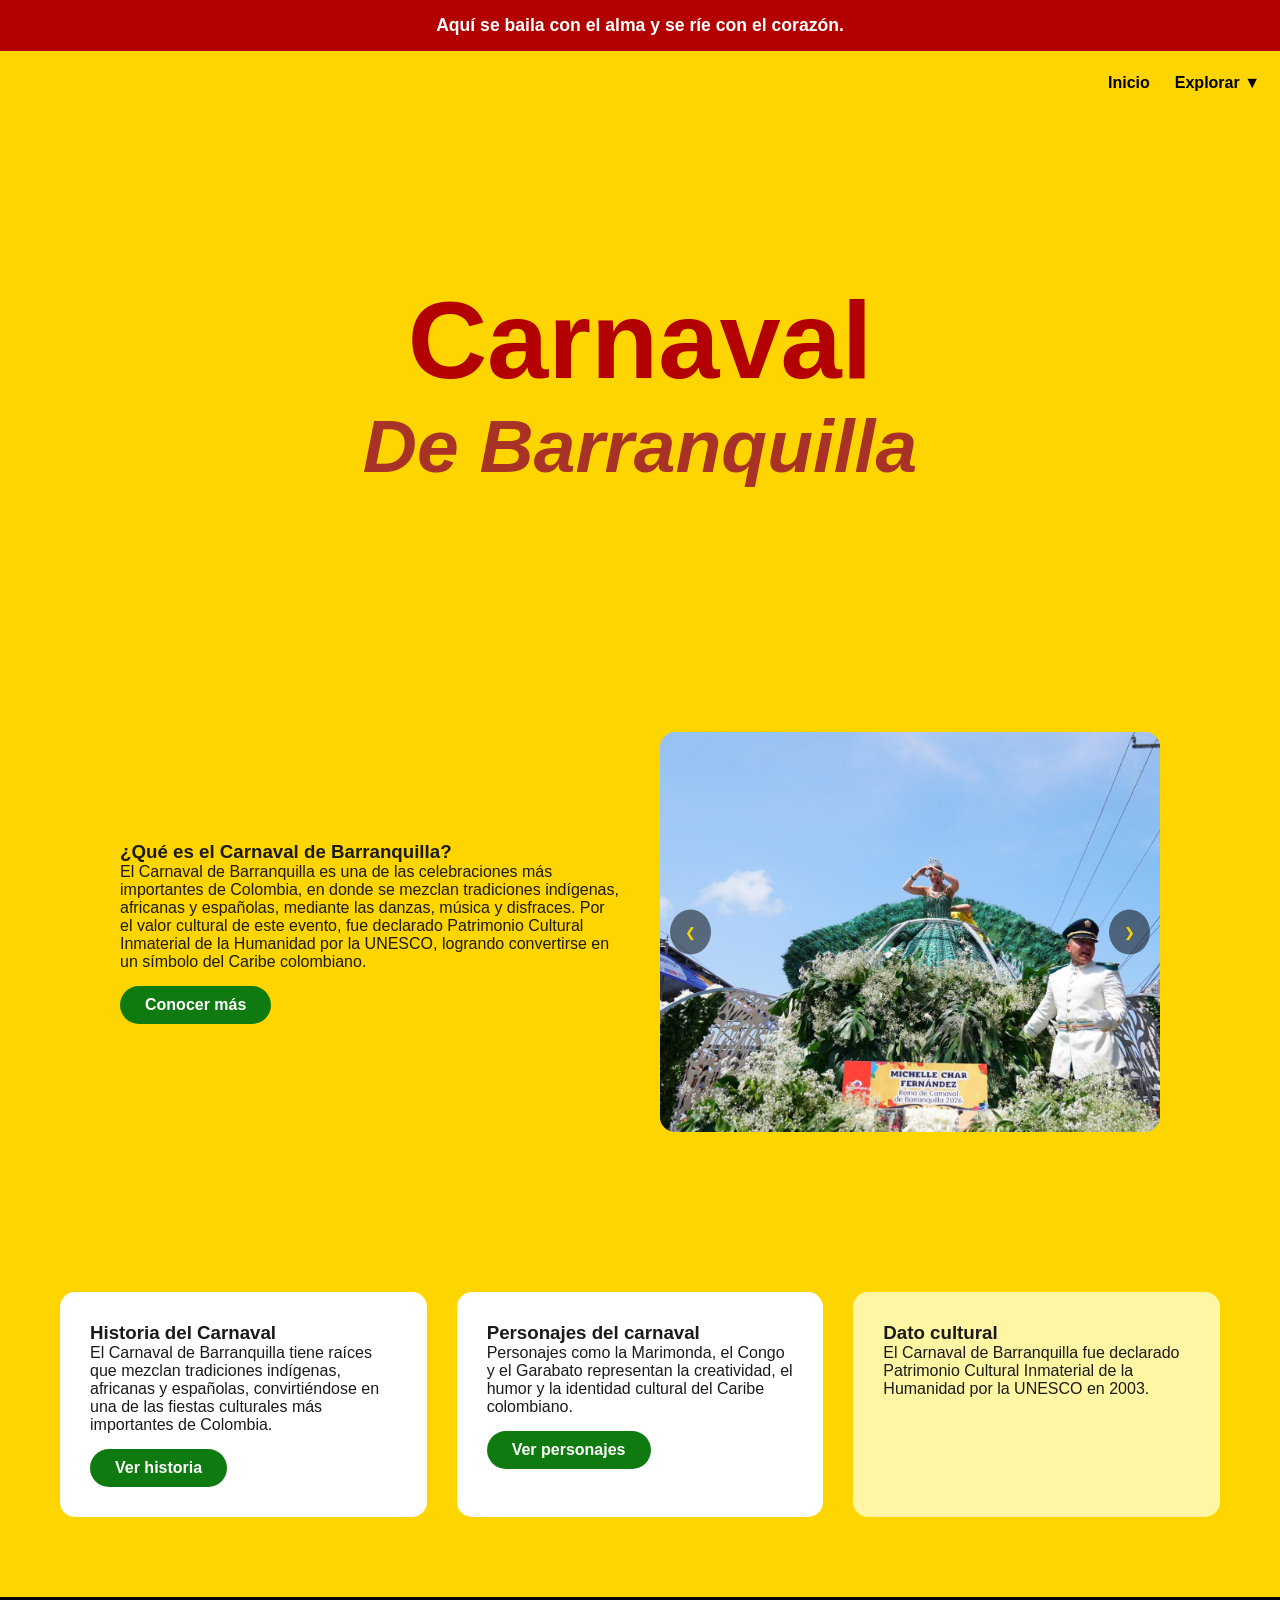
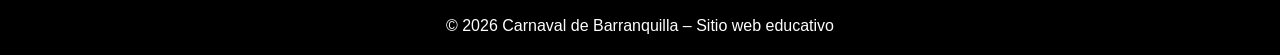
<file: index.html>
<!DOCTYPE html>
<html lang="es">
<head>
    <meta charset="UTF-8">
    <meta name="viewport" content="width=device-width, initial-scale=1.0">
    <title>Carnaval de Barranquilla | Inicio</title>
    <link rel="stylesheet" href="css/estilos.css">
    <script src="js/script.js" defer></script>
</head>
<body class="inicio">
    <div id="welcome-message"></div>

    <header>
        <nav aria-label="Menú principal de navegación">
            <a href="index.html">Inicio</a>
            <div class="dropdown">
                <a href="#" class="dropbtn">Explorar ▼</a>
                <div class="dropdown-content">
                    <a href="historia.html">Historia</a>
                    <a href="personajes.html">Personajes</a>
                </div>
            </div>
        </nav>
    </header>

    <main>
        <section class="hero" aria-labelledby="titulo-principal">
            <h1 id="titulo-principal">Carnaval</h1>
            <h2>De Barranquilla</h2>
        </section>

        <section class="info">
            <article class="texto">
                <h3>¿Qué es el Carnaval de Barranquilla?</h3>
                <p>El Carnaval de Barranquilla es una de las celebraciones más importantes de Colombia, en donde se mezclan tradiciones indígenas, africanas y españolas, mediante las danzas, música y disfraces. Por el valor cultural de este evento, fue declarado Patrimonio Cultural Inmaterial de la Humanidad por la UNESCO, logrando convertirse en un símbolo del Caribe colombiano.</p>
                <a class="boton" href="historia.html">Conocer más</a>
            </article>

            <div class="slider-container">
                <img src="images/Reina del carnaval 2026.jpeg" class="slide active" alt="Michelle_Char_Reina_del_carnaval_en_la_Batalla_de_flores">
                <img src="images/Reina 2026 Gran parada.jpeg" class="slide" alt="Carnaval 2">
                <img src="images/Reina del carnaval 2025.jpeg" class="slide" alt="Tatiana_Reina_del_carnaval_2025">
                <img src="images/reina en la gran parada 2026.jpg" class="slide" alt="Reina_en_la_gran_parada">    
                <img src="images/Comparsa de la marimonda.jpeg" class="slide" alt="Comparsa_de_la_marimonda">
                
                <button class="prev" aria-label="Anterior">&#10094;</button>
                <button class="next" aria-label="Siguiente">&#10095;</button>
            </div>
        </section>

        <section class="resumen">
            <article>
                <h3>Historia del Carnaval</h3>
                <p>El Carnaval de Barranquilla tiene raíces que mezclan tradiciones indígenas, africanas y españolas, convirtiéndose en una de las fiestas culturales más importantes de Colombia.</p>
                <a class="boton" href="historia.html">Ver historia</a>
            </article>

            <article>
                <h3>Personajes del carnaval</h3>
                <p>Personajes como la Marimonda, el Congo y el Garabato representan la creatividad, el humor y la identidad cultural del Caribe colombiano.</p>
                <a class="boton" href="personajes.html">Ver personajes</a>
            </article>

            <aside aria-labelledby="dato-titulo">
                <h3 id="dato-titulo">Dato cultural</h3>
                <p>El Carnaval de Barranquilla fue declarado Patrimonio Cultural Inmaterial de la Humanidad por la UNESCO en 2003.</p>
            </aside>
        </section>
    </main>

    <footer>
        <p>© 2026 Carnaval de Barranquilla – Sitio web educativo</p>
    </footer>

</body>
</html>
</file>
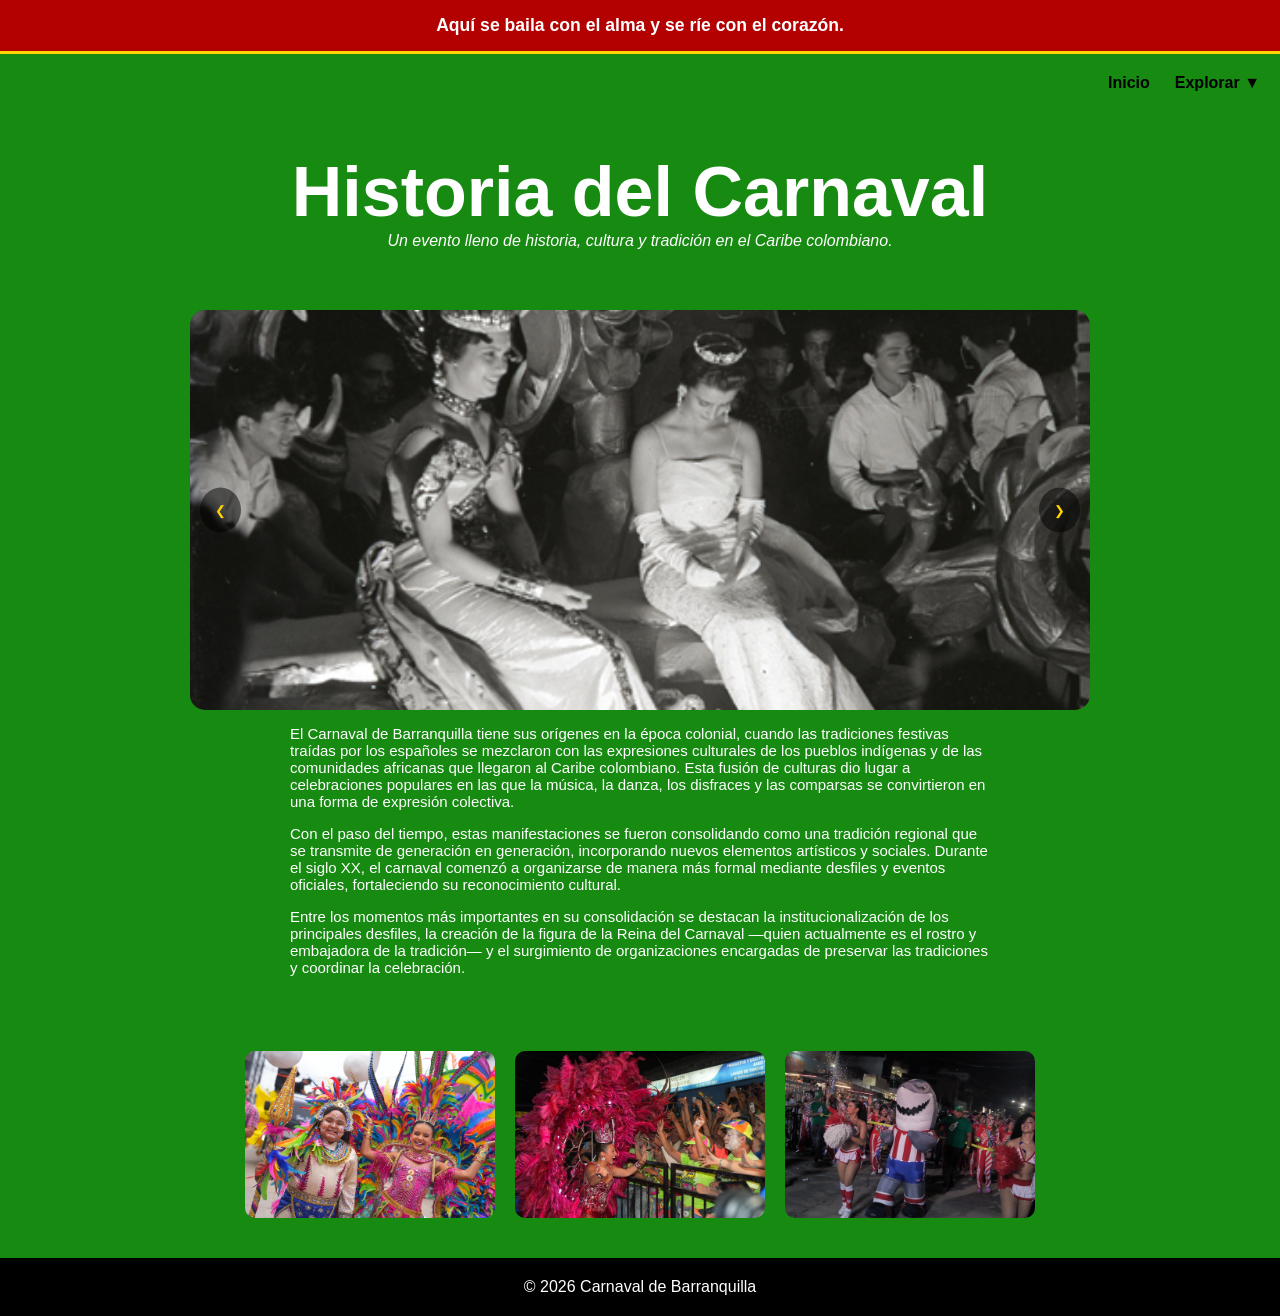
<file: historia.html>
<!DOCTYPE html>
<html lang="es">

<head>
    <meta charset="UTF-8">
    <meta name="viewport" content="width=device-width, initial-scale=1.0">
    <title>Historia | Carnaval de Barranquilla</title> <link rel="stylesheet" href="css/estilos.css">
    <script src="js/script.js" defer></script>
</head>

<body class="historia">

    <div id="welcome-message"></div>

    <header>
        <nav aria-label="Menú principal de navegación">
            <a href="index.html">Inicio</a>
            <div class="dropdown">
                <a href="#" class="dropbtn">Explorar ▼</a>
                <div class="dropdown-content">
                    <a href="historia.html">Historia</a>
                    <a href="personajes.html">Personajes</a>
                </div>
            </div>
        </nav>
    </header>

    
    <main>
        <section class="titulo">
            <h1>Historia del Carnaval</h1>
            <p>Un evento lleno de historia, cultura y tradición en el Caribe colombiano.</p>
        </section>

        <section class="contenido">
            <article>
                
                <div class="slider-container" style="max-width: 900px; margin: 0 auto; border-radius: 15px;">
                    <div class="slider">
                        <img src="images/Marvel-Moreno-Reina-del-Carnaval.jpg" alt="Reina_del_carnaval_Marvel_Moreno" class="slide active">
                        <img src="images/Reina 2026 lectura del bando.jpg" class="slide" alt="Reina_2026_en_su_lectura_De_Bando">
                        <img src="images/carnaval-de-barranquilla-historia_0.jpg" alt="Desfile_comparsa_del_personaje_el_Congo" class="slide">
                        <img src="images/historia.webp" alt="Imagen_del_carnaval_en_sus_inicios" class="slide">
                        <img src="images/lectura del bando_2026.jpg" class="slide" alt="Lectura_del_bando_2026_Reina">    
                    </div>
                    
                    <button class="prev" aria-label="Anterior">&#10094;</button>
                    <button class="next" aria-label="Siguiente">&#10095;</button>
                </div>

                <p>
                    El Carnaval de Barranquilla tiene sus orígenes en la época colonial, cuando las tradiciones festivas traídas por los españoles se mezclaron con las expresiones culturales de los pueblos indígenas y de las comunidades africanas que llegaron al Caribe colombiano. Esta fusión de culturas dio lugar a celebraciones populares en las que la música, la danza, los disfraces y las comparsas se convirtieron en una forma de expresión colectiva.
                </p>

                <p>
                    Con el paso del tiempo, estas manifestaciones se fueron consolidando como una tradición regional que se transmite de generación en generación, incorporando nuevos elementos artísticos y sociales. Durante el siglo XX, el carnaval comenzó a organizarse de manera más formal mediante desfiles y eventos oficiales, fortaleciendo su reconocimiento cultural.
                </p>

                <p>
                    Entre los momentos más importantes en su consolidación se destacan la institucionalización de los principales desfiles, la creación de la figura de la Reina del Carnaval —quien actualmente es el rostro y embajadora de la tradición— y el surgimiento de organizaciones encargadas de preservar las tradiciones y coordinar la celebración.
                </p>
            </article>
        </section>

        <section class="galeria">
            <img src="images/historia1.jpg" alt="Reyes del carnaval" loading="lazy" width="250" height="250">
            <img src="images/historia2.jpg" alt="Reina del Carnaval" loading="lazy" width="250" height="250">
            <img src="images/historia3.jpg" alt="Comparsa del Carnaval" loading="lazy" width="250" height="250">
        </section>
    </main>

    <footer>
        <p>© 2026 Carnaval de Barranquilla</p>
    </footer>

</body>
</html>
</file>
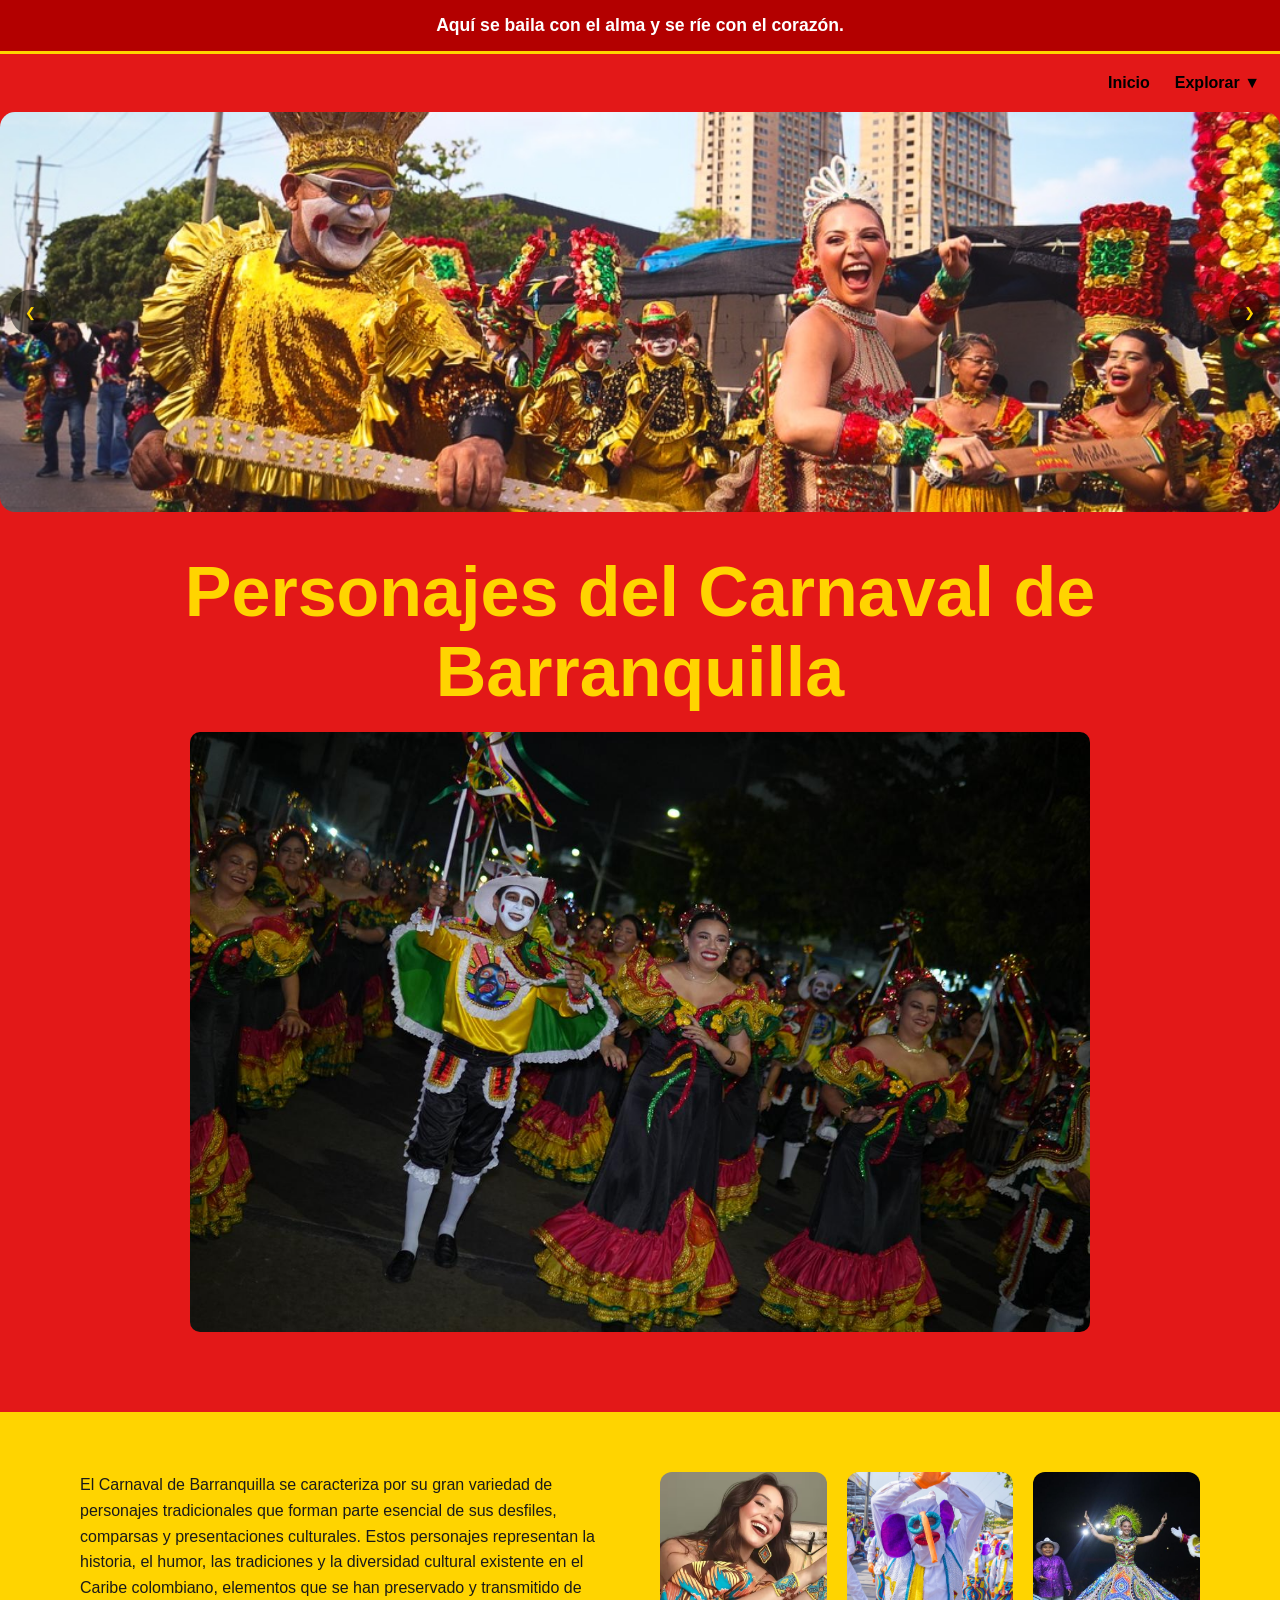
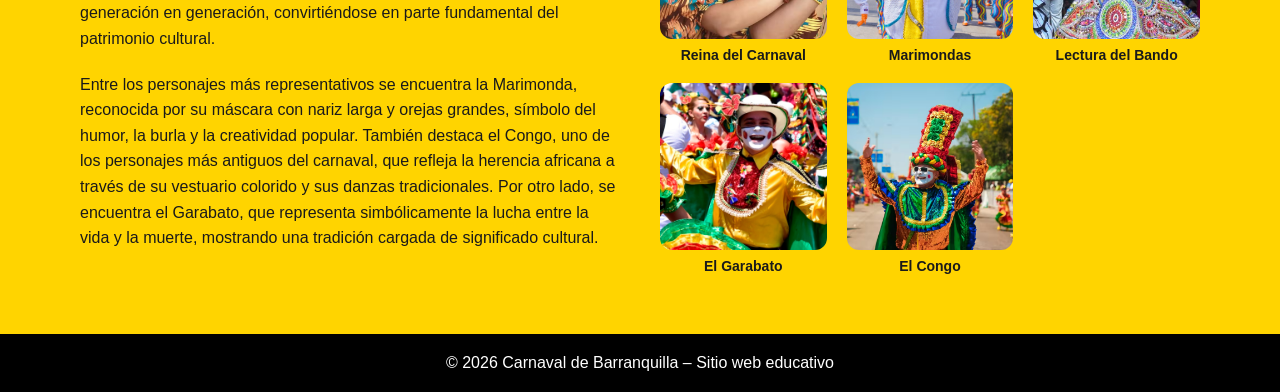
<file: personajes.html>
<!DOCTYPE html>
<html lang="es"> 
<head>
    <meta charset="UTF-8">
    <meta name="viewport" content="width=device-width, initial-scale=1.0">
    <title>Personajes del Carnaval</title>
    <link rel="stylesheet" href="css/estilos.css">
    <script src="js/script.js" defer></script>
</head>
<body class="personajes">
    <div id="welcome-message"></div>

    <header>
        <nav aria-label="Menú principal de navegación">
            <a href="index.html">Inicio</a>
            <div class="dropdown">
                <a href="#" class="dropbtn">Explorar ▼</a>
                <div class="dropdown-content">
                    <a href="historia.html">Historia</a>
                    <a href="personajes.html">Personajes</a>
                </div>
            </div>
        </nav>
    </header>

    
    <main>
        <section class="slider-container">
            <div class="slider" id="main-slider">
                <img src="images/reyes en el domingo de tradicion 2026.jpg" alt="Reina_y_Rey_del_Carnaval_2026" class="slide active">
                <img src="images/EDI05442-1536x1024.jpg" alt="Comparsa_en_el_carnaval_de_barranquilla" class="slide">
                <img src="images/EDI05501-scaled.jpg" alt="Comparsa_en_el_carnaval_de_barranquilla_desfile_de_los_niños" class="slide">
                <img src="images/7865325b-f2b7-4192-a37f-ab9a14d1e5b1-1024x683.jpg" alt="Reyes_del_carvanal_de_los_niños reciben su decreto" class="slide">
                <img src="images/Reina-coronacion-2048x1366.jpeg" alt="Reina_del_carnaval_2026_en_la_coronacion" class="slide">
            </div>
        
            <button class="prev" aria-label="Anterior">&#10094;</button>
            <button class="next" aria-label="Siguiente">&#10095;</button>
        </section>

        <section class="titulo-personajes">
            <h1>Personajes del Carnaval de Barranquilla</h1>
            <img src="images/personaje.jpeg" alt="Personajes tradicionales" width="900" height="500">
        </section>

        <section class="contenido-personajes">
            <article class="texto">
                <p>El Carnaval de Barranquilla se caracteriza por su gran variedad de personajes tradicionales que forman parte esencial de sus desfiles, comparsas y presentaciones culturales. Estos personajes representan la historia, el humor, las tradiciones y la diversidad cultural existente en el Caribe colombiano, elementos que se han preservado y transmitido de generación en generación, convirtiéndose en parte fundamental del patrimonio cultural.</p>
                <p>Entre los personajes más representativos se encuentra la Marimonda, reconocida por su máscara con nariz larga y orejas grandes, símbolo del humor, la burla y la creatividad popular. También destaca el Congo, uno de los personajes más antiguos del carnaval, que refleja la herencia africana a través de su vestuario colorido y sus danzas tradicionales. Por otro lado, se encuentra el Garabato, que representa simbólicamente la lucha entre la vida y la muerte, mostrando una tradición cargada de significado cultural.</p>
            </article>

            <section class="galeria-personajes" aria-labelledby="galeria-titulo">
                <h2 id="galeria-titulo" class="sr-only">Galería de Personajes</h2>
                <figure>
                    <img src="images/personaje1.png" alt="Reina del Carnaval" loading="lazy">
                    <figcaption>Reina del Carnaval</figcaption>
                </figure>
                <figure>
                    <img src="images/personaje2.jpeg" alt="Comparsa de Marimondas" loading="lazy">
                    <figcaption>Marimondas</figcaption>
                </figure>
                <figure>
                    <img src="images/personaje3.jpeg" alt="Lectura del Bando" loading="lazy">
                    <figcaption>Lectura del Bando</figcaption>
                </figure>
                <figure>
                    <img src="images/personaje4.jpg" alt="El Garabato" loading="lazy">
                    <figcaption>El Garabato</figcaption>
                </figure>
                <figure>
                    <img src="images/personaje5.png" alt="El Congo" loading="lazy">
                    <figcaption>El Congo</figcaption>
                </figure>
            </section>
        </section>
    </main>

    <footer>
        <p>© 2026 Carnaval de Barranquilla – Sitio web educativo</p>
    </footer>

</body>
</html>
</file>
<file: css/estilos.css>
/* RESET GENERAL */
*{
    margin:0;
    padding:0;
    box-sizing:border-box;
    font-family:Arial, Helvetica, sans-serif;
}

body{ overflow-x:hidden; }

img{
    max-width:100%;
    height:auto;
    display:block;
}

/* ACCESIBILIDAD */
a:focus{
    outline:3px solid black;
    outline-offset:3px;
}

.sr-only {
    position: absolute;
    width: 1px;
    height: 1px;
    padding: 0;
    margin: -1px;
    overflow: hidden;
    clip: rect(0, 0, 0, 0);
    border: 0;
}

/* NAVEGACIÓN */
header{ padding:20px; }
nav{
    display:flex;
    justify-content:flex-end;
    gap:25px;
    flex-wrap:wrap;
}
nav a{
    text-decoration:none;
    font-weight:bold;
    color:black;
}
nav a[aria-current="page"] { border-bottom: 2px solid #b30000; }

/* INICIO */
body.inicio {
    background-color: #ffd500 !important;
    color: #1a1a1a;
}

.hero{
    height:60vh;
    display:flex;
    flex-direction:column;
    justify-content:center;
    align-items:center;
    text-align:center;
}
.hero h1{ font-size:clamp(40px, 10vw, 110px); color:#b30000; }
.hero h2{ font-size:clamp(25px, 6vw, 75px); color:#a93226; font-style:italic; }

.info {
    display: grid;
    grid-template-columns: 1fr 1fr;
    gap: 40px;
    padding: 80px;
    align-items: center;
    max-width: 1200px;
    margin: 0 auto;
}

.resumen {
    display: grid;
    grid-template-columns: repeat(auto-fit, minmax(300px, 1fr));
    gap: 30px;
    padding: 80px 20px;
    max-width: 1200px;
    margin: 0 auto;
}

.resumen article, .resumen aside {
    background: white;
    padding: 30px;
    border-radius: 15px;
    color: #1a1a1a;
}

.resumen aside {
    background: #fff6a3;
}

.boton {
    background: #0f7a0f;
    color: white;
    padding: 10px 25px;
    border-radius: 25px;
    text-decoration: none;
    font-weight: bold;
    display: inline-block;
    margin-top: 15px;
}

@media (max-width: 900px) {
    .info {
        grid-template-columns: 1fr;
        text-align: center;
        padding: 40px 20px;
    }
}

/* HISTORIA */
.historia{
    background:#178a12;
    color:white;
    min-height:100vh;
}

.titulo{
    text-align:center;
    padding:40px;
}

.titulo h1{
    font-size:clamp(40px, 8vw, 70px);
}

.titulo p{
    font-style:italic;
}

.contenido{
    padding:20px 80px;
}


.contenido .slider-container {
    margin: 20px auto;
    max-width: 900px;
}

.contenido p{
    max-width:700px;
    margin:15px auto;
    font-size:15px;
    text-align:left;
}

/* GALERIA */
.galeria{
    display:flex;
    justify-content:center;
    gap:20px;
    padding:40px;
    flex-wrap:wrap;
}

.galeria img{
    width:250px;
    border-radius:10px;
}

/* PERSONAJES*/
.personajes{
    background:#e31818;
    min-height:100vh;
}

.titulo-personajes{
    text-align:center;
    padding:40px;
}

.titulo-personajes h1{
    font-size:clamp(40px, 8vw, 70px);
    color:#ffd400;
    margin-bottom:20px;
}

.titulo-personajes img{
    margin: 0 auto;
    border-radius: 10px;
}

.contenido-personajes {
    background-color: #ffd400;
    width: 100%;
    display: grid;
    grid-template-columns: 1fr 1fr;
    gap: 40px;
    align-items: start;
    padding: 60px 80px;
    margin-top: 40px;
    color: #1a1a1a;
}

.contenido-personajes .texto p {
    text-align: left;
    margin-bottom: 20px;
    font-size: 16px;
    line-height: 1.6;
}

.galeria-personajes {
    display: grid;
    grid-template-columns: repeat(auto-fit, minmax(150px, 1fr));
    gap: 20px;
}

.galeria-personajes figure {
    margin: 0;
}

.galeria-personajes img {
    width: 100%;
    aspect-ratio: 1 / 1;
    object-fit: cover;
    border-radius: 12px;
}

.galeria-personajes figcaption {
    font-size: 14px;
    margin-top: 8px;
    font-weight: bold;
    text-align: center;
}

/* FOOTER */
footer{
    text-align:center;
    padding:20px;
    background:black;
    color:white;
}

/* RESPONSIVE */
@media (max-width:900px){
    .contenido-personajes {
        grid-template-columns: 1fr;
        padding: 40px 20px;
    }
    
    .galeria-personajes {
        grid-template-columns: repeat(2, 1fr);
    }

    .contenido {
        padding: 20px;
    }
}

@media (max-width:600px){
    .galeria-personajes {
        grid-template-columns: 1fr;
    }

    
    .slider-container {
        height: auto !important;
        aspect-ratio: 4 / 3;
    }
}

/* Estilos para el Dropdown */
.dropdown { position: relative; display: inline-block; }

.dropdown-content {
    display: none;
    position: absolute;
    background-color: #ffd400;
    min-width: 160px;
    box-shadow: 0px 8px 16px rgba(0,0,0,0.2);
    z-index: 100; 
    border-radius: 8px;
}

.dropdown-content a { color: black; padding: 12px 16px; display: block; }

.dropdown-content a:hover { background-color: #e6be00; }

.show { display: block; }


.slider-container { 
    position: relative; 
    overflow: hidden; 
    border-radius: 15px; 
    width: 100%; 
    height: 400px; 
}

.slide {
    position: absolute; 
    width: 100%; 
    height: 100%; 
    object-fit: cover;
    opacity: 0; 
    transition: opacity 0.8s ease-in-out;
}

.slide.active { opacity: 1; }

.prev, .next {
    position: absolute; 
    top: 50%; 
    transform: translateY(-50%);
    background: rgba(0,0,0,0.5); 
    color: #ffd400; 
    border: none;
    padding: 15px; 
    cursor: pointer; 
    border-radius: 50%;
    z-index: 10;
}

.next { right: 10px; } 
.prev { left: 10px; }
</file>
